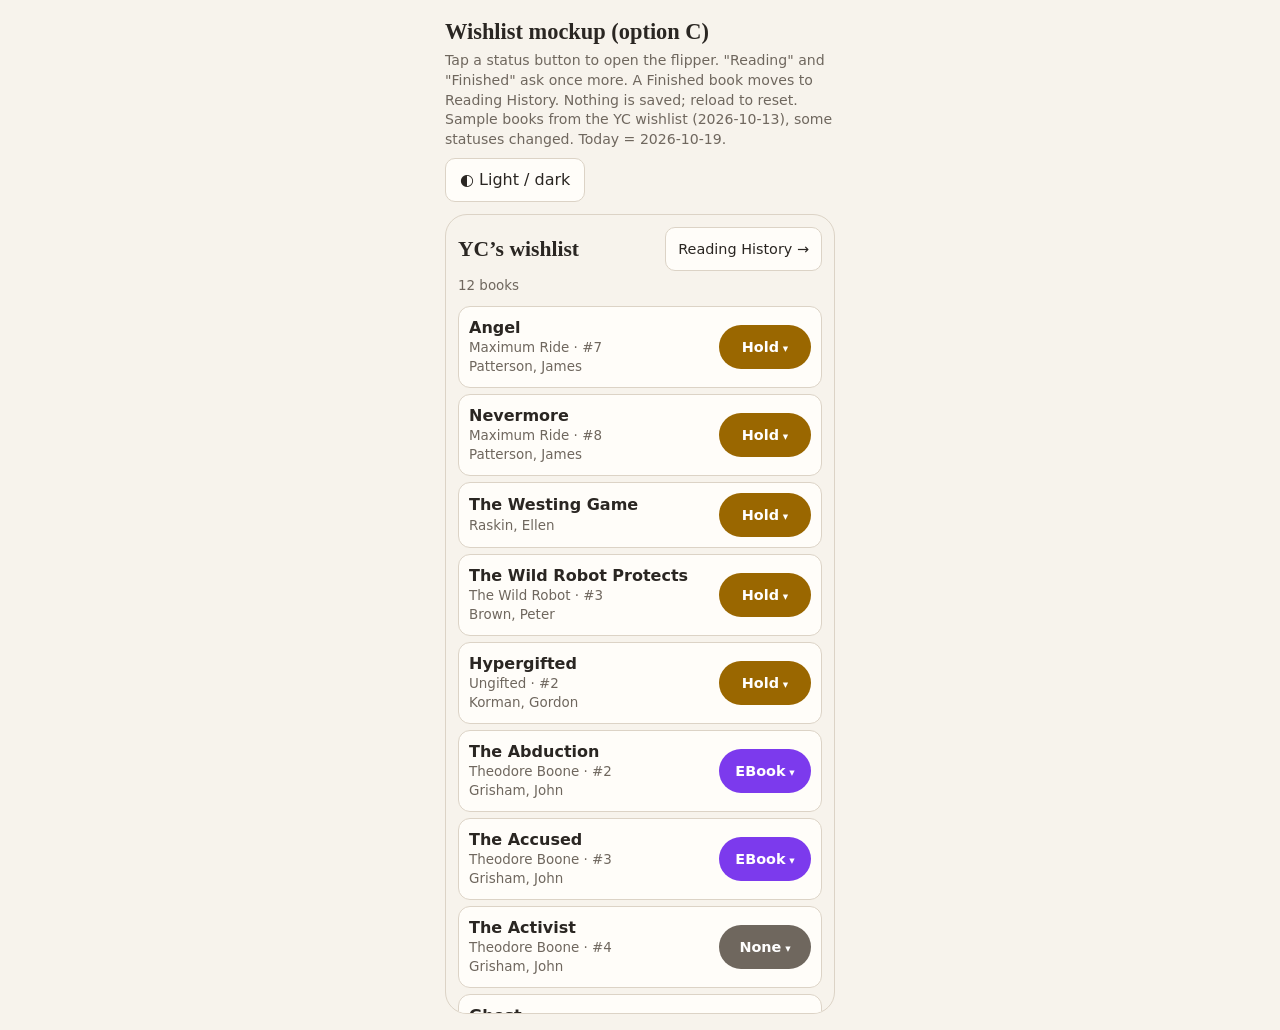
<file: docs/mockups/wishlist.html>
<!DOCTYPE html>
<html lang="en">
<head>
<meta charset="UTF-8">
<meta name="viewport" content="width=device-width, initial-scale=1">
<title>Wishlist mockup</title>
<!--
  MOCKUP ONLY (Claude, 2026-10-19). Not part of the app. No Firebase.
  Option C, as decided by Sean on 2026-10-19. The real pages are tracker/ and history/: a list, a status button on each book,
  and a flipper panel to change the status. Taps work, but nothing is saved. Reload to reset.
-->
<style>
:root{
  --bg:#f7f3ec; --panel:#fffdf9; --text:#2a2622; --muted:#6f675e; --line:#dcd3c6;
  --accent:#9a4a1f; --accent-text:#fff; --on:#fff;
  --None:#6f675e; --Hold:#9a6700; --EBook:#7c3aed; --Reading:#0b62c4; --Finished:#1a7f37;
  --serif: Charter, "Bitstream Charter", "Iowan Old Style", Georgia, serif;
}
@media (prefers-color-scheme: dark){
  :root:not([data-theme="light"]){
    --bg:#1b1916; --panel:#25221e; --text:#efe9e1; --muted:#a79e93; --line:#3d3832;
    --accent:#e39b6c; --accent-text:#1b1916; --on:#1b1916;
    --None:#a79e93; --Hold:#e3b341; --EBook:#b392f0; --Reading:#6cb6ff; --Finished:#4ac26b;
  }
}
:root[data-theme="dark"]{
  --bg:#1b1916; --panel:#25221e; --text:#efe9e1; --muted:#a79e93; --line:#3d3832;
  --accent:#e39b6c; --accent-text:#1b1916; --on:#1b1916;
  --None:#a79e93; --Hold:#e3b341; --EBook:#b392f0; --Reading:#6cb6ff; --Finished:#4ac26b;
}
*{box-sizing:border-box}
[hidden]{display:none !important}
body{margin:0;background:var(--bg);color:var(--text);font-family:system-ui,-apple-system,"Segoe UI",sans-serif;
  line-height:1.4;padding:16px;-webkit-text-size-adjust:100%}
button{font:inherit;color:inherit;cursor:pointer;touch-action:manipulation;-webkit-tap-highlight-color:transparent}
.top{max-width:390px;margin:0 auto 12px}
.top h1{font-family:var(--serif);font-size:1.4rem;margin:0 0 4px}
.top p{margin:0 0 8px;color:var(--muted);font-size:.88rem}
.theme{min-height:44px;padding:0 14px;border-radius:10px;border:1px solid var(--line);background:var(--panel)}
/* One phone screen: fixed height, the list scrolls inside it. */
.phone{max-width:390px;margin:0 auto;background:var(--bg);border:1px solid var(--line);border-radius:22px;overflow:hidden;
  position:relative;display:flex;flex-direction:column;height:min(800px,calc(100vh - 32px));height:min(800px,calc(100dvh - 32px))}
.screen{flex:1;overflow-y:auto;padding:12px 12px 90px}
.head{display:flex;align-items:center;justify-content:space-between;gap:8px;margin-bottom:12px}
.head h2{font-family:var(--serif);font-size:1.35rem;margin:0}
.navbtn{min-height:44px;padding:0 12px;border-radius:10px;border:1px solid var(--line);background:var(--panel);font-size:.9rem}
.row{display:flex;align-items:center;gap:10px;background:var(--panel);border:1px solid var(--line);border-radius:12px;
  padding:10px;margin-bottom:6px}
.grow{flex:1;min-width:0}
.t{font-weight:600}
.m{font-size:.84rem;color:var(--muted)}
.status{min-height:44px;min-width:92px;padding:0 10px;border-radius:999px;border:0;color:var(--on);font-weight:700;font-size:.9rem}
.status::after{content:" ▾";font-size:.75em}
.count{margin:-6px 0 10px;font-size:.84rem;color:var(--muted)}
.shade{position:absolute;inset:0;background:rgba(0,0,0,.35)}
.sheet{position:absolute;left:0;right:0;bottom:0;background:var(--panel);border-top:1px solid var(--line);
  border-radius:18px 18px 0 0;padding:14px 14px 20px}
.sheet h3{margin:0 0 2px;font-size:1.05rem}
.flip{display:grid;gap:8px;margin:12px 0}
.flip button{min-height:52px;border-radius:12px;border:2px solid var(--line);background:none;font-weight:600;text-align:left;padding:0 14px}
.flip button[aria-pressed="true"]{color:var(--on)}
.flip small{font-weight:400;opacity:.8}
.ask{margin:12px 0;font-size:1rem}
.two{display:grid;grid-template-columns:1fr 1fr;gap:8px}
.two button,.cancel{min-height:52px;border-radius:12px;border:1px solid var(--line);background:var(--bg);font-weight:600}
.two .yes{border:0;color:var(--on)}
.cancel{width:100%}
.undo{position:absolute;left:12px;right:12px;bottom:12px;display:flex;align-items:center;justify-content:space-between;
  gap:8px;background:var(--text);color:var(--bg);border-radius:12px;padding:6px 6px 6px 12px;font-size:.88rem}
.undo button{min-height:44px;padding:0 14px;border:0;border-radius:10px;background:var(--bg);color:var(--text);font-weight:700}
</style>
</head>
<body>
<div class="top">
  <h1>Wishlist mockup (option C)</h1>
  <p>Tap a status button to open the flipper. "Reading" and "Finished" ask once more. A Finished book moves to Reading History. Nothing is saved; reload to reset. Sample books from the YC wishlist (2026-10-13), some statuses changed. Today = 2026-10-19.</p>
  <button class="theme" id="theme">◐ Light / dark</button>
</div>
<section class="phone"><div class="screen" id="screen"></div></section>

<script>
const STATUS = ['None', 'Hold', 'EBook', 'Reading', 'Finished'];
const HELP = { None:'On the wishlist', Hold:'Hold placed', EBook:'Only an ebook', Reading:'Checked out', Finished:'Finished and returned' };
// Wishlist order (Sean, 2026-10-19): Hold, EBook, None, then Reading at the bottom.
const ORDER = ['Hold', 'EBook', 'None', 'Reading'];
// These two ask once more before they change.
const CONFIRM = {
  Reading:  ['Checked out?', 'Yes, Reading'],
  Finished: ['Finished and returned? The book moves to Reading History.', 'Yes, Finished'],
};
const TODAY = '2026-10-19';

const books = [
  { title:'From the Mixed-up Files of Mrs. Basil E. Frankweiler', author:'Konigsburg, E. L.', series:'', seriesNo:null, status:'Reading', readOn:'2026-10-02' },
  { title:'The Iron Trial', author:'Black, Holly; Clare, Cassandra', series:'Magisterium', seriesNo:1, status:'Reading', readOn:'2026-10-02' },
  { title:'Kid Lawyer', author:'Grisham, John', series:'Theodore Boone', seriesNo:1, status:'Reading', readOn:'2026-10-02' },
  { title:'The Abduction', author:'Grisham, John', series:'Theodore Boone', seriesNo:2, status:'EBook' },
  { title:'The Accused', author:'Grisham, John', series:'Theodore Boone', seriesNo:3, status:'EBook' },
  { title:'The Activist', author:'Grisham, John', series:'Theodore Boone', seriesNo:4, status:'None' },
  { title:'The Wild Robot Protects', author:'Brown, Peter', series:'The Wild Robot', seriesNo:3, status:'Hold' },
  { title:'Angel', author:'Patterson, James', series:'Maximum Ride', seriesNo:7, status:'Hold' },
  { title:'Nevermore', author:'Patterson, James', series:'Maximum Ride', seriesNo:8, status:'Hold' },
  { title:'Hypergifted', author:'Korman, Gordon', series:'Ungifted', seriesNo:2, status:'Hold' },
  { title:'The Westing Game', author:'Raskin, Ellen', series:'', seriesNo:null, status:'Hold' },
  { title:'Ghost', author:'Reynolds, Jason', series:'Track', seriesNo:1, status:'None' },
  { title:'Wrath of the Triple Goddess', author:'Riordan, Rick', series:'Percy Jackson and the Olympians', seriesNo:7, status:'Finished', readOn:'2026-09-25', finishedOn:'2026-10-15' },
  { title:'The Chalice of the Gods', author:'Riordan, Rick', series:'Percy Jackson and the Olympians', seriesNo:6, status:'Finished', finishedOn:'2026-10-13' },
  { title:'Holes', author:'Sachar, Louis', series:'', seriesNo:null, status:'Finished' },
  { title:'Frindle', author:'Clements, Andrew', series:'', seriesNo:null, status:'Finished' },
];

let view = 'wishlist';   // or 'history'
let open = null;         // index of the book in the flipper
let asking = null;       // status that waits for "Yes"
let undo = null, timer;
const $ = id => document.getElementById(id);
const esc = s => String(s).replace(/[&<>"]/g, c => ({'&':'&amp;','<':'&lt;','>':'&gt;','"':'&quot;'}[c]));
const seriesLine = b => b.series ? `${b.series} · #${b.seriesNo}` : '';

function setStatus(b, s){
  undo = { b, before:{...b}, msg: s === 'Finished' ? `Moved to Reading History: ${b.title}` : `${s}: ${b.title}` };
  b.status = s;
  if (s === 'Reading') b.readOn = TODAY;
  if (s === 'Finished') b.finishedOn = TODAY;
  open = asking = null;
  clearTimeout(timer);
  timer = setTimeout(() => { undo = null; draw(); }, 5000);
  draw();
}

function wishlistHtml(){
  const rows = books.map((b, i) => [b, i]).filter(([b]) => b.status !== 'Finished').sort((x, y) =>
    ORDER.indexOf(x[0].status) - ORDER.indexOf(y[0].status)
    || (x[0].series || x[0].title).localeCompare(y[0].series || y[0].title)
    || (x[0].seriesNo || 0) - (y[0].seriesNo || 0));
  return `<div class="head"><h2>YC’s wishlist</h2><button class="navbtn" data-go="history">Reading History →</button></div>
    <div class="count">${rows.length} books</div>` + rows.map(([b, i]) => `<div class="row"><div class="grow">
      <div class="t">${esc(b.title)}</div>${b.series ? `<div class="m">${esc(seriesLine(b))}</div>` : ''}<div class="m">${esc(b.author)}</div></div>
      <button class="status" data-open="${i}" style="background:var(--${b.status})" aria-label="Status: ${b.status}. Change">${b.status}</button></div>`).join('');
}

function historyHtml(){
  const rows = books.filter(b => b.status === 'Finished')
    .sort((x, y) => (y.finishedOn || '').localeCompare(x.finishedOn || ''));
  return `<div class="head"><h2>Reading History</h2><button class="navbtn" data-go="wishlist">← Wishlist</button></div>
    <div class="count">${rows.length} books finished</div>` + rows.map(b => `<div class="row"><div class="grow">
      <div class="t">${esc(b.title)}</div>${b.series ? `<div class="m">${esc(seriesLine(b))}</div>` : ''}<div class="m">${esc(b.author)}</div>
      <div class="m">${b.finishedOn ? `Read ${b.readOn ? b.readOn.slice(5).replace('-', '/') : '?'} → finished ${b.finishedOn.slice(5).replace('-', '/')}` : 'No dates (from the old log)'}</div></div></div>`).join('');
}

function sheetHtml(){
  if (open == null) return '';
  const b = books[open];
  let body;
  if (asking){
    const [q, yes] = CONFIRM[asking];
    body = `<p class="ask">${q}</p><div class="two"><button data-cancel>Cancel</button>
      <button class="yes" data-yes="${asking}" style="background:var(--${asking})">${yes}</button></div>`;
  } else {
    body = `<div class="flip">${STATUS.map(s => `<button data-set="${s}" aria-pressed="${b.status === s}"
      style="border-color:var(--${s});${b.status === s ? `background:var(--${s})` : ''}">${s} <small>· ${HELP[s]}</small></button>`).join('')}</div>
      <button class="cancel" data-close>Close</button>`;
  }
  return `<div class="shade" data-close></div><div class="sheet"><h3>${esc(b.title)}</h3>
    <div class="m">${esc([seriesLine(b), b.author].filter(Boolean).join(' · '))}</div>${body}</div>`;
}

function draw(){
  $('screen').innerHTML = (view === 'wishlist' ? wishlistHtml() : historyHtml()) + sheetHtml();
  document.querySelectorAll('.undo').forEach(n => n.remove());
  if (undo){
    const u = document.createElement('div');
    u.className = 'undo';
    u.innerHTML = `<span>${esc(undo.msg)}</span><button>Undo</button>`;
    u.querySelector('button').onclick = () => { Object.assign(undo.b, undo.before); undo = null; draw(); };
    document.querySelector('.phone').appendChild(u);
  }
}

$('screen').addEventListener('click', e => {
  const el = e.target.closest('button,.shade');
  if (!el) return;
  const d = el.dataset;
  if (d.go){ view = d.go; open = asking = null; $('screen').scrollTop = 0; }
  else if (d.open != null){ open = +d.open; asking = null; }
  else if ('close' in d){ open = asking = null; }
  else if ('cancel' in d){ asking = null; }
  else if (d.yes){ setStatus(books[open], d.yes); return; }
  else if (d.set){
    if (d.set === books[open].status) return;
    if (CONFIRM[d.set]) asking = d.set;
    else { setStatus(books[open], d.set); return; }
  }
  draw();
});

$('theme').onclick = () => {
  const root = document.documentElement;
  const dark = root.dataset.theme ? root.dataset.theme === 'dark' : matchMedia('(prefers-color-scheme: dark)').matches;
  root.dataset.theme = dark ? 'light' : 'dark';
};
draw();
</script>
</body>
</html>
</file>
